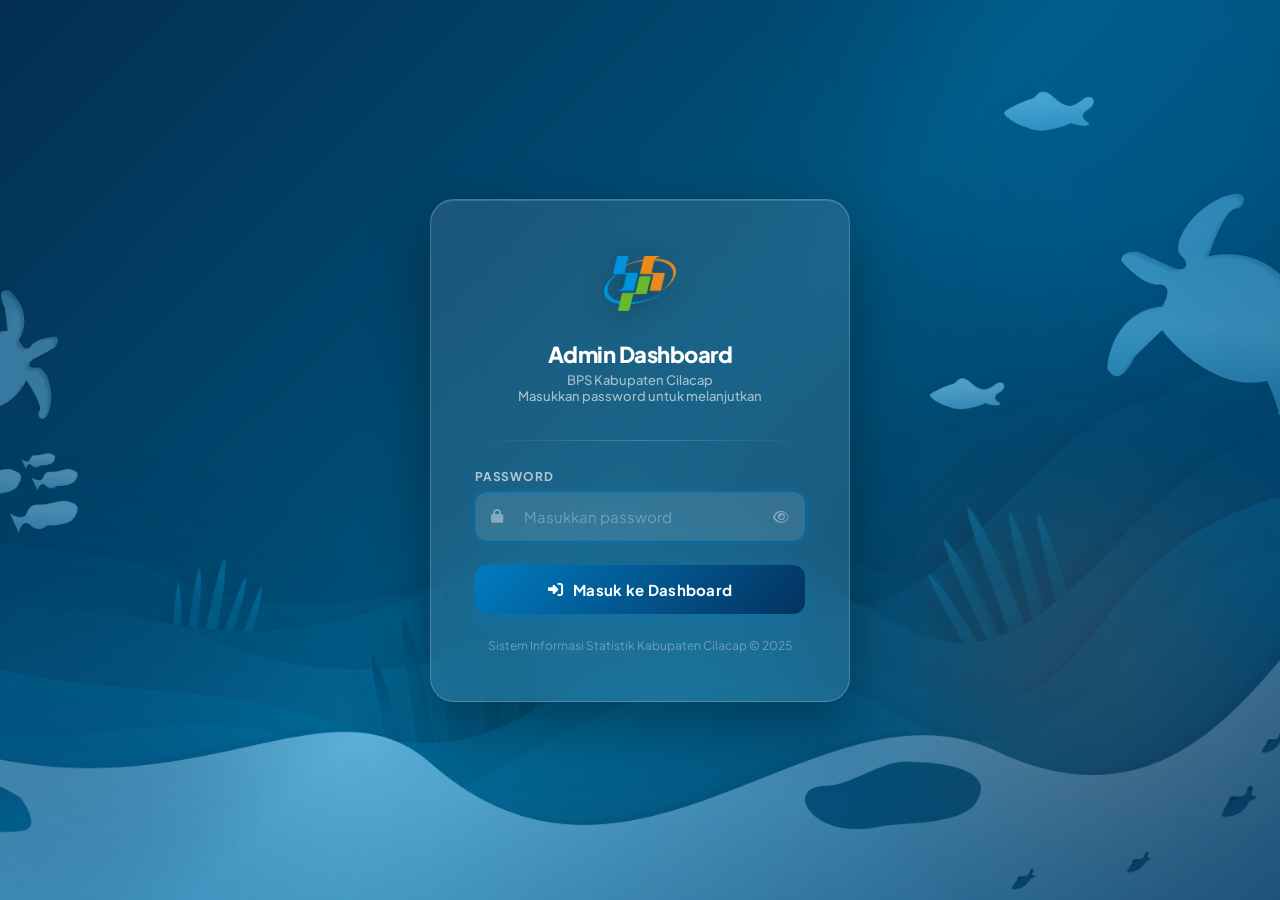
<file: admin/login.html>
<!DOCTYPE html>
<html lang="id">

<head>
    <meta charset="UTF-8">
    <meta name="viewport" content="width=device-width, initial-scale=1.0">
    <title>Login Admin BPS Kabupaten Cilacap</title>
    <link rel="icon" type="image/webp" href="/logo_bps/logo%20bps.webp">
    <link rel="stylesheet" href="https://cdnjs.cloudflare.com/ajax/libs/font-awesome/6.7.2/css/all.min.css">
    <link href="https://fonts.googleapis.com/css2?family=Plus+Jakarta+Sans:wght@300;400;500;600;700;800&display=swap"
        rel="stylesheet">
    <style>
        * {
            margin: 0;
            padding: 0;
            box-sizing: border-box;
            font-family: 'Plus Jakarta Sans', "Segoe UI", Arial, sans-serif;
        }

        body {
            min-height: 100vh;
            background: url('../wallpaper/background_1.png') no-repeat center center fixed;
            background-size: cover;
            display: flex;
            align-items: center;
            justify-content: center;
            position: relative;
            overflow: hidden;
        }

        /* Overlay gelap */
        body::before {
            content: '';
            position: fixed;
            inset: 0;
            background: linear-gradient(135deg,
                    rgba(4, 50, 95, 0.75) 0%,
                    rgba(0, 124, 192, 0.55) 50%,
                    rgba(4, 50, 95, 0.8) 100%);
            z-index: 0;
        }

        /* Dekorasi bulat belakang */
        .deco {
            position: fixed;
            border-radius: 50%;
            filter: blur(80px);
            opacity: 0.25;
            z-index: 0;
            pointer-events: none;
        }

        .deco-1 {
            width: 500px;
            height: 500px;
            background: #007CC0;
            top: -150px;
            right: -100px;
        }

        .deco-2 {
            width: 400px;
            height: 400px;
            background: #04325F;
            bottom: -100px;
            left: -120px;
        }

        .deco-3 {
            width: 300px;
            height: 300px;
            background: #F26522;
            bottom: 100px;
            right: 50px;
            opacity: 0.12;
        }

        /* Card Login */
        .login-card {
            position: relative;
            z-index: 1;
            width: 420px;
            background: rgba(255, 255, 255, 0.10);
            backdrop-filter: blur(24px);
            -webkit-backdrop-filter: blur(24px);
            border: 1px solid rgba(255, 255, 255, 0.2);
            border-radius: 24px;
            padding: 48px 44px;
            box-shadow: 0 25px 60px rgba(0, 0, 0, 0.35), inset 0 1px 0 rgba(255, 255, 255, 0.15);
            animation: slideUp 0.6s cubic-bezier(0.165, 0.84, 0.44, 1) forwards;
        }

        @keyframes slideUp {
            from {
                opacity: 0;
                transform: translateY(30px);
            }

            to {
                opacity: 1;
                transform: translateY(0);
            }
        }

        /* Header Card */
        .login-header {
            text-align: center;
            margin-bottom: 36px;
        }

        .login-logo {
            width: 72px;
            height: 72px;
            object-fit: contain;
            margin-bottom: 16px;
            filter: drop-shadow(0 4px 12px rgba(0, 0, 0, 0.3));
        }

        .login-header h1 {
            font-size: 22px;
            font-weight: 800;
            color: white;
            letter-spacing: -0.5px;
            margin-bottom: 4px;
        }

        .login-header p {
            font-size: 13px;
            color: rgba(255, 255, 255, 0.6);
            font-weight: 500;
        }

        /* Divider */
        .divider {
            height: 1px;
            background: linear-gradient(to right, transparent, rgba(255, 255, 255, 0.2), transparent);
            margin-bottom: 28px;
        }

        /* Form */
        .form-label {
            display: block;
            font-size: 12px;
            font-weight: 700;
            color: rgba(255, 255, 255, 0.65);
            letter-spacing: 0.8px;
            text-transform: uppercase;
            margin-bottom: 8px;
        }

        .input-wrapper {
            position: relative;
            margin-bottom: 24px;
        }

        .input-wrapper .input-icon {
            position: absolute;
            left: 16px;
            top: 50%;
            transform: translateY(-50%);
            color: rgba(255, 255, 255, 0.4);
            font-size: 14px;
            pointer-events: none;
        }

        .input-wrapper .toggle-pass {
            position: absolute;
            right: 16px;
            top: 50%;
            transform: translateY(-50%);
            color: rgba(255, 255, 255, 0.4);
            font-size: 14px;
            cursor: pointer;
            background: none;
            border: none;
            padding: 0;
            transition: color 0.2s;
        }

        .input-wrapper .toggle-pass:hover {
            color: rgba(255, 255, 255, 0.8);
        }

        .password-input {
            width: 100%;
            background: rgba(255, 255, 255, 0.08);
            border: 1.5px solid rgba(255, 255, 255, 0.15);
            border-radius: 12px;
            padding: 14px 48px;
            font-size: 15px;
            font-weight: 600;
            color: white;
            letter-spacing: 2px;
            outline: none;
            transition: all 0.3s ease;
        }

        .password-input::placeholder {
            color: rgba(255, 255, 255, 0.3);
            letter-spacing: 0;
            font-weight: 400;
        }

        .password-input:focus {
            border-color: rgba(0, 124, 192, 0.7);
            background: rgba(255, 255, 255, 0.12);
            box-shadow: 0 0 0 4px rgba(0, 124, 192, 0.15);
        }

        /* Error */
        .error-msg {
            display: flex;
            align-items: center;
            gap: 8px;
            background: rgba(239, 68, 68, 0.15);
            border: 1px solid rgba(239, 68, 68, 0.3);
            border-radius: 10px;
            padding: 11px 14px;
            font-size: 13px;
            color: #FCA5A5;
            font-weight: 500;
            margin-bottom: 20px;
            animation: shake 0.4s cubic-bezier(0.36, 0.07, 0.19, 0.97);
        }

        @keyframes shake {

            0%,
            100% {
                transform: translateX(0);
            }

            20% {
                transform: translateX(-8px);
            }

            40% {
                transform: translateX(8px);
            }

            60% {
                transform: translateX(-5px);
            }

            80% {
                transform: translateX(5px);
            }
        }

        /* Tombol Login */
        .login-btn {
            width: 100%;
            padding: 15px;
            background: linear-gradient(135deg, #007CC0, #04325F);
            border: none;
            border-radius: 12px;
            color: white;
            font-size: 15px;
            font-weight: 700;
            cursor: pointer;
            transition: all 0.3s ease;
            display: flex;
            align-items: center;
            justify-content: center;
            gap: 10px;
            box-shadow: 0 6px 20px rgba(0, 124, 192, 0.35);
            letter-spacing: 0.3px;
        }

        .login-btn:hover {
            transform: translateY(-2px);
            box-shadow: 0 10px 28px rgba(0, 124, 192, 0.5);
            background: linear-gradient(135deg, #0090DC, #054A8C);
        }

        .login-btn:active {
            transform: translateY(0);
        }

        /* Footer kecil */
        .login-footer {
            text-align: center;
            margin-top: 24px;
            font-size: 12px;
            color: rgba(255, 255, 255, 0.35);
        }
    </style>
</head>

<body>
    <div class="deco deco-1"></div>
    <div class="deco deco-2"></div>
    <div class="deco deco-3"></div>

    <div class="login-card">
        <div class="login-header">
            <img src="/logo_bps/logo%20bps.webp" alt="Logo BPS" class="login-logo">
            <h1>Admin Dashboard</h1>
            <p>BPS Kabupaten Cilacap <br> Masukkan password untuk melanjutkan</p>
        </div>

        <div class="divider"></div>

        <!-- Pesan error dari server (ditampilkan via URL param) -->
        <div id="error-container"></div>

        <form method="POST" action="/admin/login">
            <label class="form-label" for="password">Password</label>
            <div class="input-wrapper">
                <i class="fa-solid fa-lock input-icon"></i>
                <input type="password" id="password" name="password" class="password-input"
                    placeholder="Masukkan password" autocomplete="current-password" required autofocus>
                <button type="button" class="toggle-pass" onclick="togglePassword()" id="toggleBtn">
                    <i class="fa-regular fa-eye" id="toggleIcon"></i>
                </button>
            </div>

            <button type="submit" class="login-btn">
                <i class="fa-solid fa-right-to-bracket"></i>
                Masuk ke Dashboard
            </button>
        </form>

        <div class="login-footer">
            Sistem Informasi Statistik Kabupaten Cilacap &copy; 2025
        </div>
    </div>

    <script>
        // Tampilkan error dari URL query param ?error=1
        const params = new URLSearchParams(window.location.search);
        if (params.get('error') === '1') {
            const container = document.getElementById('error-container');
            container.innerHTML = `
                <div class="error-msg">
                    <i class="fa-solid fa-circle-exclamation"></i>
                    Password salah. Silakan coba lagi.
                </div>`;
        }

        // Toggle show/hide password
        function togglePassword() {
            const input = document.getElementById('password');
            const icon = document.getElementById('toggleIcon');
            if (input.type === 'password') {
                input.type = 'text';
                icon.className = 'fa-regular fa-eye-slash';
            } else {
                input.type = 'password';
                icon.className = 'fa-regular fa-eye';
            }
        }

        // Enter key submit
        document.getElementById('password').addEventListener('keydown', function (e) {
            if (e.key === 'Enter') e.target.closest('form').submit();
        });
    </script>
</body>

</html>
</file>
